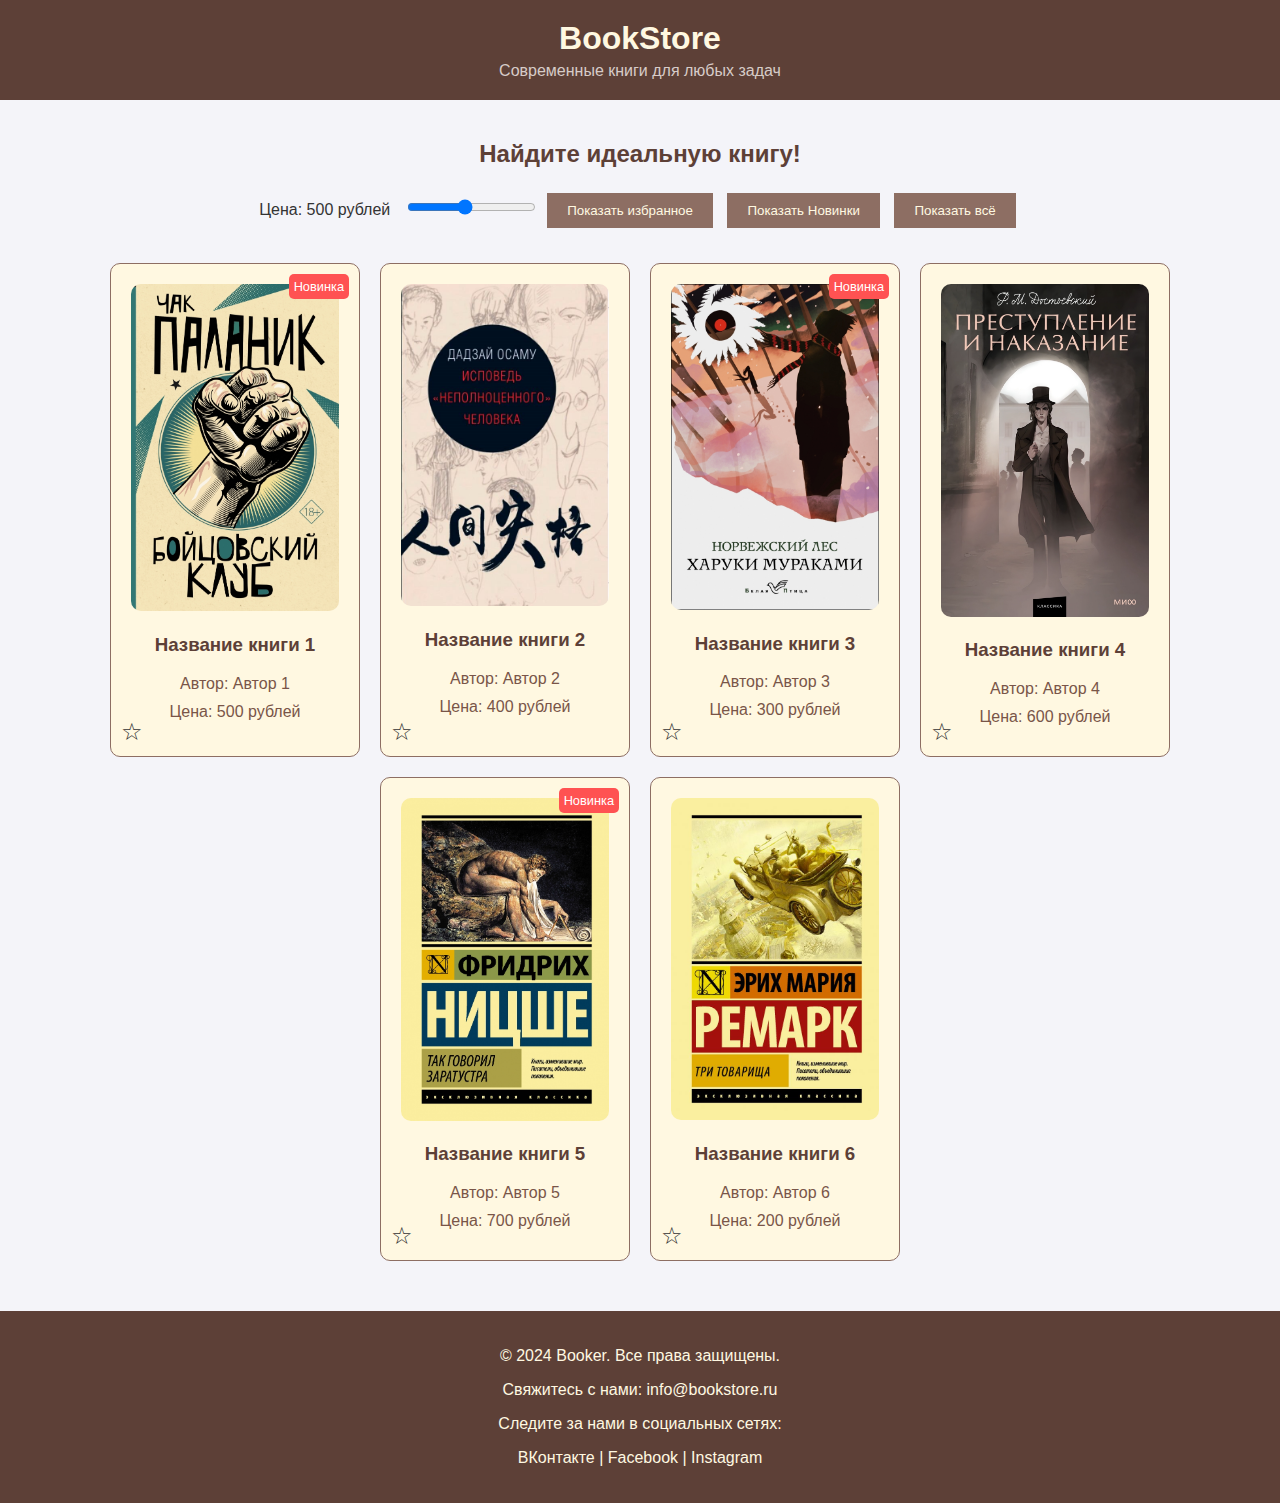
<file: 17-18/index.html>
<!DOCTYPE html>
<html lang="ru">
<head>
    <meta charset="UTF-8">
    <meta name="viewport" content="width=device-width, initial-scale=1.0">
    <title>Booker - Современные книги для любых задач</title>
    <link rel="stylesheet" href="styles.css">
    <script defer src="scripts.js"></script>
</head>
<body>
    <header>
        <h1>BookStore</h1>
        <p>Современные книги для любых задач</p>
    </header>
    <main>
        <h2>Найдите идеальную книгу!</h2>
        <div class="filters">
            <label for="priceRange">Цена: <span id="priceValue">500</span> рублей</label>
            <input type="range" id="priceRange" min="100" max="1000" value="500" step="50" oninput="updatePriceValue()">
            <button onclick="filterProducts('favorite')">Показать избранное</button>
            <button onclick="filterProducts('new')">Показать Новинки</button>
            <button onclick="filterProducts('all')">Показать всё</button>
        </div>
        <div class="product-gallery">
            <div class="product" data-price="500" data-favorite="false" data-new="true">
                <img src="book1.jpg" alt="Книга 1">
                <h3>Название книги 1</h3>
                <p>Автор: Автор 1</p>
                <p>Цена: 500 рублей</p>
                <span class="favorite-icon" onclick="toggleFavorite(this)">&#9734;</span>
                <span class="new-flag">Новинка</span>
            </div>
            <div class="product" data-price="400" data-favorite="false" data-new="false">
                <img src="book2.jpg" alt="Книга 2">
                <h3>Название книги 2</h3>
                <p>Автор: Автор 2</p>
                <p>Цена: 400 рублей</p>
                <span class="favorite-icon" onclick="toggleFavorite(this)">&#9734;</span>
            </div>
            <div class="product" data-price="300" data-favorite="false" data-new="true">
                <img src="book3.jpg" alt="Книга 3">
                <h3>Название книги 3</h3>
                <p>Автор: Автор 3</p>
                <p>Цена: 300 рублей</p>
                <span class="favorite-icon" onclick="toggleFavorite(this)">&#9734;</span>
                <span class="new-flag">Новинка</span>
            </div>
            <div class="product" data-price="600" data-favorite="false" data-new="false">
                <img src="book4.jpg" alt="Книга 4">
                <h3>Название книги 4</h3>
                <p>Автор: Автор 4</p>
                <p>Цена: 600 рублей</p>
                <span class="favorite-icon" onclick="toggleFavorite(this)">&#9734;</span>
            </div>
            <div class="product" data-price="700" data-favorite="false" data-new="true">
                <img src="book5.jpg" alt="Книга 5">
                <h3>Название книги 5</h3>
                <p>Автор: Автор 5</p>
                <p>Цена: 700 рублей</p>
                <span class="favorite-icon" onclick="toggleFavorite(this)">&#9734;</span>
                <span class="new-flag">Новинка</span>
            </div>
            <div class="product" data-price="200" data-favorite="false" data-new="false">
                <img src="book66.jpg" alt="Книга 6">
                <h3>Название книги 6</h3>
                <p>Автор: Автор 6</p>
                <p>Цена: 200 рублей</p>
                <span class="favorite-icon" onclick="toggleFavorite(this)">&#9734;</span>
            </div>
        </div>
    </main>
    <footer>
        <p>&copy; 2024 Booker. Все права защищены.</p>
        <p>Свяжитесь с нами: <a href="mailto:info@bookstore.ru">info@bookstore.ru</a></p>
        <p>Следите за нами в социальных сетях:</p>
        <p>
            <a href="#">ВКонтакте</a> | 
            <a href="#">Facebook</a> | 
            <a href="#">Instagram</a>
        </p>
    </footer>
</body>
</html>
</file>
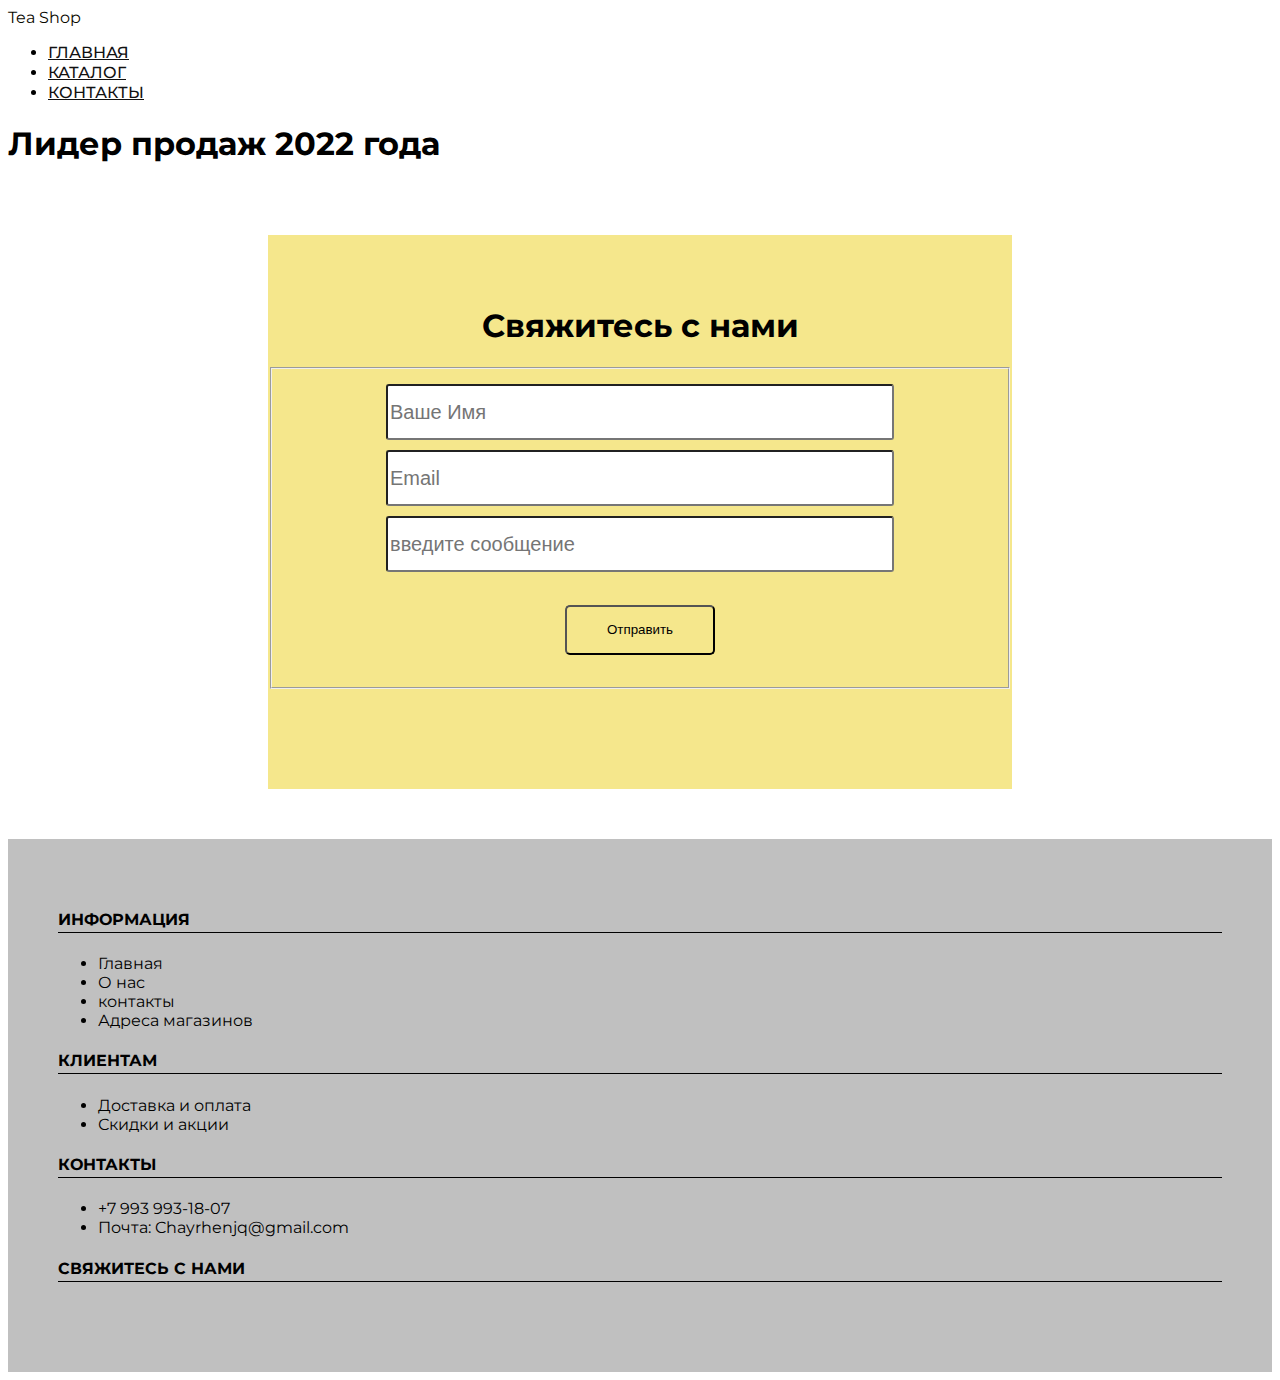
<file: работа 10/contact.html>
<!doctype html>
<html lang="en">
<head>
	<meta charset="utf-8">
	<meta name="viewport" content="width=device-width, initial-scale=1">
	<link href="https://cdn.jsdelivr.net/npm/bootstrap@5.0.0-beta3/dist/css/bootstrap.min.css" rel="stylesheet"
		integrity="sha384-eOJMYsd53ii+scO/bJGFsiCZc+5NDVN2yr8+0RDqr0Ql0h+rP48ckxlpbzKgwra6" crossorigin="anonymous">
	<link rel="preconnect" href="https://fonts.gstatic.com">
	<link href="https://fonts.googleapis.com/css2?family=Montserrat:wght@300;400;500;700&display=swap" rel="stylesheet">
	<link rel="stylesheet" href="https://use.fontawesome.com/releases/v5.15.3/css/all.css"
		integrity="sha384-SZXxX4whJ79/gErwcOYf+zWLeJdY/qpuqC4cAa9rOGUstPomtqpuNWT9wdPEn2fk" crossorigin="anonymous">
	<link rel="stylesheet" href="main.css">

	<title>Главная</title>
</head>
  
  
  <body> 
 
    <nav class="navbar navbar-expand-lg navbar-light">
		<div class="container-fluid">
			<a class="navbar-brand"> Tea Shop</a>
			
			  	<div class="collapse navbar-collapse" id="navbarSupportedContent">
				<ul class="navbar-nav me-auto mb-2 mb-lg-0 top-menu">
					<li class="nav-item">
						<a class="nav-link" href="#">Главная</a>
					</li>
					<li class="nav-item">
						<a class="nav-link" href="catalog.html">Каталог</a>
					</li>
					<li class="nav-item">
						<a class="nav-link" href="contacts.html">Контакты</a>
					</li>
				</ul>

				
				</ul>
			</div>
		</div>
	</nav>
<h1>Лидер продаж 2022 года</h1>
<section class="main-content-сontacts">
		<div class="contact-content">
            <h1>Свяжитесь с нами </h1>
            <form action="">
                <fieldset class="bord-size">
                    <input type="text" id="user-text" placeholder="Ваше Имя"><br>
                    <input type="text" id="user-text" placeholder="Email"><br>
                    <input type="text" id="user-text" placeholder="введите сообщение"><br>
                    <h5><input type="submit" id="user-text-button" value="Отправить"></h5>

                </fieldset>
            </form>
        </div>
	</section>



	<footer>
		<section class="footer">
			<div class="container">
				<div class="row">
					<div class="col-md-3 col-6">
						<h4>Информация</h4>
						<ul class="list-unstyled">
							<li><a href="#">Главная</a></li>
							<li><a href="#">О нас</a></li>
							<li><a href="#"> контакты</a></li>
              <li><a href="#">Адреса магазинов</a></li>
						</ul>
					</div>

					<div class="col-md-3 col-6">
						<h4>Клиентам</h4>
						<ul class="list-unstyled">
							<li><i class="fa fa-bus" aria-hidden="true"></i>   Доставка и оплата</li>
							<li><i class="fa fa-credit-card" aria-hidden="true"></i>   Скидки и акции</li>
						</ul>
					</div>

					<div class="col-md-3 col-6">
						<h4>Контакты</h4>
						<ul class="list-unstyled">
							<li><a href="tel:+79182227539">+7 993 993-18-07</a></li>
							<li><a href="Email: antomonova97@gmail.com">Почта: Chayrhenjq@gmail.com</a></li>
						</ul>
					</div>

					<div class="col-md-3 col-6">
						<h4>свяжитесь с нами </h4>
						<div class="footer-icons">
					    <a class="fa fa-phone-square" aria-hidden="true"></a>	
							<a href="#"><i class="fab fa-instagram"></i></a>
              <a class="fab fa-telegram" aria-hidden="true"></a>
              <a class="fab fa-whatsapp" aria-hidden="true"></a>
						</div>
					</div>
				</div>
			</div>
		</section>
	</footer>

	
</body>

</html>
</file>
<file: 17-18/styles.css>
body {
    font-family: Arial, sans-serif;
    background-color: #f4f4f9;
    color: #333333;
    margin: 0;
    padding: 0;
}

header {
    background-color: #5d4037;
    padding: 20px;
    text-align: center;
}

header h1 {
    margin: 0;
    color: #fff8e1;
}

header p {
    margin: 5px 0 0;
    color: #d7ccc8;
}

main {
    padding: 20px;
    text-align: center;
}

main h2 {
    color: #5d4037;
}

.filters {
    margin-bottom: 20px;
}

.filters label {
    margin-right: 10px;
}

.filters button {
    margin: 5px;
    padding: 10px 20px;
    background-color: #8d6e63;
    border: none;
    color: #fff8e1;
    cursor: pointer;
}

.filters button:hover {
    background-color: #5d4037;
}

.product-gallery {
    display: flex;
    justify-content: center;
    flex-wrap: wrap;
}

.product {
    background-color: #fff8e1;
    border: 1px solid #8d6e63;
    border-radius: 10px;
    margin: 10px;
    padding: 20px;
    width: 250px;
    text-align: center;
    position: relative;
    box-sizing: border-box;
}

.product img {
    max-width: 100%;
    border-radius: 10px;
}

.product h3 {
    color: #5d4037;
}

.product p {
    margin: 10px 0;
    color: #795548;
}

.favorite-icon {
    position: absolute;
    bottom: 10px;
    left: 10px;
    font-size: 1.5em;
    cursor: pointer;
}

.favorite-icon.favorite {
    color: gold;
}

.new-flag {
    position: absolute;
    top: 10px;
    right: 10px;
    background-color: #ff5252;
    color: #ffffff;
    padding: 5px;
    border-radius: 5px;
    font-size: 0.8em;
}

a {
    color: #5d4037;
}

header, footer {
    background-color: #5d4037;
    color: #fff8e1;
}

button {
    background-color: #5d4037;
    color: #fff8e1;
    border: 1px solid #5d4037;
}

button:hover {
    background-color: #8d6e63;
    color: white;
}

.navbar, .navbar a {
    background-color: #5d4037;
    color: #fff8e1;
}

.card {
    background-color: #fff8e1;
    border: 1px solid #5d4037;
}

.card-title, .card-text {
    color: #5d4037;
}

footer {
    background-color: #5d4037;
    color: #fff8e1;
    padding: 20px;
    text-align: center;
    margin-top: 20px;
}

footer a {
    color: #fff8e1;
    text-decoration: none;
}

footer a:hover {
    text-decoration: underline;
}
</file>
<file: работа 10/main.css>
html {
	font-size: 16px;
}

body {
	font-family: 'Montserrat', sans-serif;
	font-size: 16px;
	font-weight: 400;
	color: #000000;
	background-color: white;
	min-width: 320px;
}

img {
	max-width: 100%;
	height: auto;
}

section {
	padding: 50px 0;
	background-color: 
}

a {
	color: #0a0900;
}

a:hover {
	color: #555;
}



.navbar-light .navbar-nav .nav-link {
	color: #111;
	font-weight: 500;
	text-transform: uppercase;
}

.navbar-nav .dropdown-menu {
	right: 0;
	left: auto;
}

.top-menu li a::after {
	content: '';
	display: block;
	width: 100%;
	background-color: #111;
	height: 1px;
	transition: all .3s;
	transform: scale(0);
}

.top-menu li a:hover::after {
	transform: scale(1);
}

.modal-body img {
	max-width: 100px;
}


.my-carousel {
	padding: 0;
}

.my-carousel img {
	filter: brightness(65%);
}

.my-carousel .carousel-item {
	display: flex;
	max-height: 500px;
}

.my-carousel .carousel-item img {
	object-fit: cover;
}

.carousel-caption {
	padding-bottom: 150px;
}


.product-card {
	box-shadow: 0 2px 5px 0 rgba(0, 0, 0, 0.06);
	transition: all .3s;
	background-color: #fff599;
}

.product-card:hover {
	box-shadow: 0 14px 30px -15px rgba(0, 10, 0, 0.75);
}

.product-thumb a {
	display: flex;
	align-items: center;
	justify-content: center;
	height: 200px;
	padding: 20px;
}

.product-thumb img {
	max-width: 100%;
	max-height: 100%;
}

.product-details {
	padding: 20px;
  color: #0a0900;

}

.product-details h4 a {
	font-weight: 500;
	display: block;
	height: 60px;
	overflow: hidden;
	text-decoration: none;
  color: #0a0900;
}

.product-details p {
	font-size: 15px;
	margin-bottom: 20px;
	color: #0a0900;
	height: 44px;
	overflow: hidden;
}

.product-bottom-details {
	overflow: hidden;
	border-top: 1px solid #0a0900;
	padding-top: 20px;
}

.product-price {
	font-size: 18px;
	color: #0a0900;
	font-weight: 600;
}


.product-links a {
	font-size: 20px;
	margin-left: 10px;
  color: #8e27f5;
}



#user-text {
	font-size: 20px;
	border-radius: 3px;
	margin-top: 10px;
	height: 50px;
	width: 500px;
}

#user-text-button {
width: 150px;
  height: 50px;
  color: black;
  border-radius: 5px;
  padding: 10px 25px;
  font-family: 'Lato', sans-serif;
  font-weight: 500;
  background: transparent;
  cursor: pointer;
  transition: all 0.3s ease;
  position: relative;
  display: inline-block;
  margin-top: 10px;
  
}

.contact-content {
	text-align: center;

	background-color: white;
	margin-top: 0;
	padding-top: 50px;
	padding-bottom: 100px;
	margin-left: 260px;
	margin-right: 260px;
}

hr {
	border: none; 
    background-color: #000000;
    padding-bottom: 3px;
}

.footer {
	background-color: #C0C0C0;
	margin: 0;
	padding: 50px;
}

.footer h4 {
	color: #000000;
	text-transform: uppercase;
	font-size: 16px;
	border-bottom: 1px solid #000000;
	padding-bottom: 3px;
}

.footer a {
	text-decoration: none;
	transition: all .3s;
}

.footer a:hover {
	color: #696969;
	text-decoration: underline;
}

.footer a,
.footer li {
	color: #000000;
}

.footer li a {
	display: block;
}

.footer-icons a {
	display: inline-block;
	margin-right: 15px;
	font-size: 20px;
}

.contact-content {
	background-color: #f5e78c;
}
</file>
